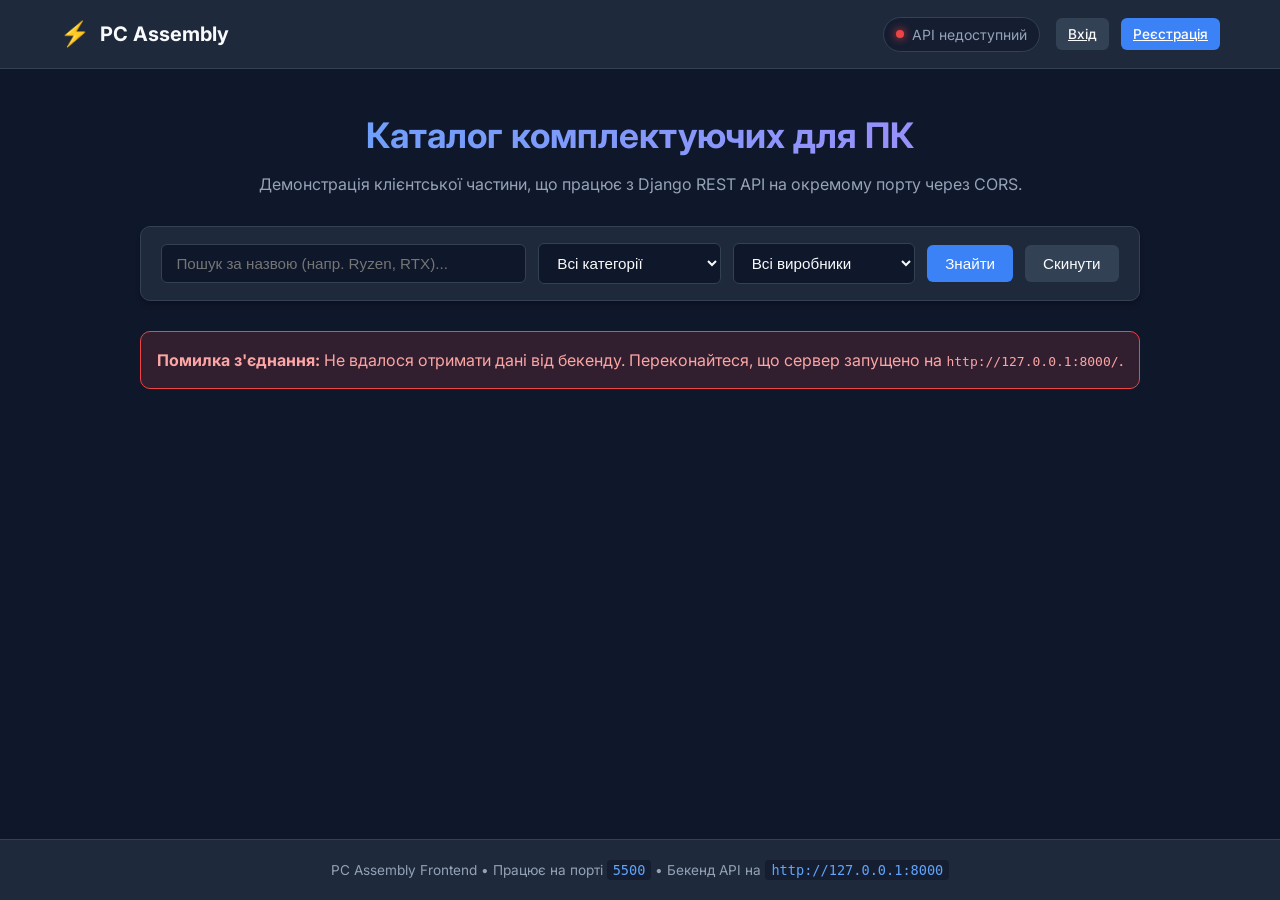
<file: index.html>
<!DOCTYPE html>
<html lang="uk">
<head>
    <meta charset="UTF-8">
    <meta name="viewport" content="width=device-width, initial-scale=1.0">
    <title>PC Assembly | Каталог комплектуючих</title>
    <link rel="stylesheet" href="style.css">
    <link rel="preconnect" href="https://fonts.googleapis.com">
    <link rel="preconnect" href="https://fonts.gstatic.com" crossorigin>
    <link href="https://fonts.googleapis.com/css2?family=Inter:wght@400;500;600;700&display=swap" rel="stylesheet">
</head>
<body>
    <header class="header">
        <div class="container header-container">
            <div class="logo">
                <span class="logo-icon">⚡</span>
                <span class="logo-text">PC Assembly</span>
            </div>
            <div class="header-right" style="display: flex; align-items: center; gap: 16px;">
                <div class="server-status" id="serverStatus">
                    <span class="status-indicator"></span>
                    <span class="status-text">Перевірка зв'язку з API...</span>
                </div>
                <div id="authNav" class="auth-nav">
                    <a href="login.html" class="btn btn-secondary btn-sm">Вхід</a>
                    <a href="register.html" class="btn btn-primary btn-sm">Реєстрація</a>
                </div>
            </div>
        </div>
    </header>

    <main class="container main-content">
        <section class="hero-section">
            <h1>Каталог комплектуючих для ПК</h1>
            <p class="subtitle">Демонстрація клієнтської частини, що працює з Django REST API на окремому порту через CORS.</p>
        </section>

        <!-- Панель керування: пошук, фільтри, додавання -->
        <section class="controls-card">
            <div class="filters-row">
                <div class="search-box">
                    <input type="text" id="searchInput" placeholder="Пошук за назвою (напр. Ryzen, RTX)...">
                </div>
                <div class="filter-box">
                    <select id="categorySelect">
                        <option value="">Всі категорії</option>
                    </select>
                </div>
                <div class="filter-box">
                    <select id="manufacturerSelect">
                        <option value="">Всі виробники</option>
                    </select>
                </div>
                <button class="btn btn-primary" id="applyFiltersBtn">Знайти</button>
                <button class="btn btn-secondary" id="resetFiltersBtn">Скинути</button>
                <button class="btn btn-accent" id="openAddModalBtn">+ Додати деталь</button>
            </div>
        </section>

        <!-- Повідомлення про помилки та статус завантаження -->
        <div id="loader" class="loader-container">
            <div class="spinner"></div>
            <p>Завантаження каталогу з API...</p>
        </div>

        <div id="errorMessage" class="error-banner" style="display: none;">
            <strong>Помилка з'єднання:</strong> Не вдалося отримати дані від бекенду. Переконайтеся, що сервер запущено на <code>http://127.0.0.1:8000/</code>.
        </div>

        <!-- Сітка товарів -->
        <section class="catalog-grid" id="partsContainer">
            <!-- Картки товарів рендеряться динамічно через app.js -->
        </section>

        <div id="emptyCatalog" class="empty-state" style="display: none;">
            <p>Комплектуючих за заданими критеріями не знайдено.</p>
        </div>
    </main>

    <!-- Модальне вікно для додавання деталі -->
    <div class="modal" id="addPartModal">
        <div class="modal-content">
            <div class="modal-header">
                <h2>Додати нову деталь</h2>
                <button class="close-btn" id="closeAddModalBtn">&times;</button>
            </div>
            <form id="addPartForm">
                <div class="form-group">
                    <label for="newTitle">Назва деталі *</label>
                    <input type="text" id="newTitle" required placeholder="напр. AMD Ryzen 7 7800X3D">
                </div>
                <div class="form-row">
                    <div class="form-group">
                        <label for="newCategory">Категорія *</label>
                        <select id="newCategory" required>
                            <option value="">Оберіть категорію</option>
                        </select>
                    </div>
                    <div class="form-group">
                        <label for="newManufacturer">Виробник *</label>
                        <select id="newManufacturer" required>
                            <option value="">Оберіть виробника</option>
                        </select>
                    </div>
                </div>
                <div class="form-row">
                    <div class="form-group">
                        <label for="newPrice">Ціна (грн) *</label>
                        <input type="number" id="newPrice" step="0.01" min="0" required placeholder="напр. 17500.00">
                    </div>
                    <div class="form-group">
                        <label for="newRating">Рейтинг (0-5)</label>
                        <input type="number" id="newRating" step="0.1" min="0" max="5" value="5.0">
                    </div>
                </div>
                <div class="form-group">
                    <label for="newSpecs">Характеристики (JSON) *</label>
                    <textarea id="newSpecs" rows="3" required placeholder='{"socket": "AM5", "cores": 8}'></textarea>
                </div>
                <div class="form-group">
                    <label for="newDescription">Опис</label>
                    <textarea id="newDescription" rows="2" placeholder="Короткий опис комплектуючого..."></textarea>
                </div>
                <div id="formError" class="form-error" style="display: none;"></div>
                <div class="modal-actions">
                    <button type="button" class="btn btn-secondary" id="cancelAddBtn">Скасувати</button>
                    <button type="submit" class="btn btn-primary">Зберегти деталь</button>
                </div>
            </form>
        </div>
    </div>

    <footer class="footer">
        <div class="container footer-content">
            <p>PC Assembly Frontend &bull; Працює на порті <code>5500</code> &bull; Бекенд API на <code>http://127.0.0.1:8000</code></p>
        </div>
    </footer>

    <script src="auth.js"></script>
    <script src="app.js"></script>
</body>
</html>
</file>
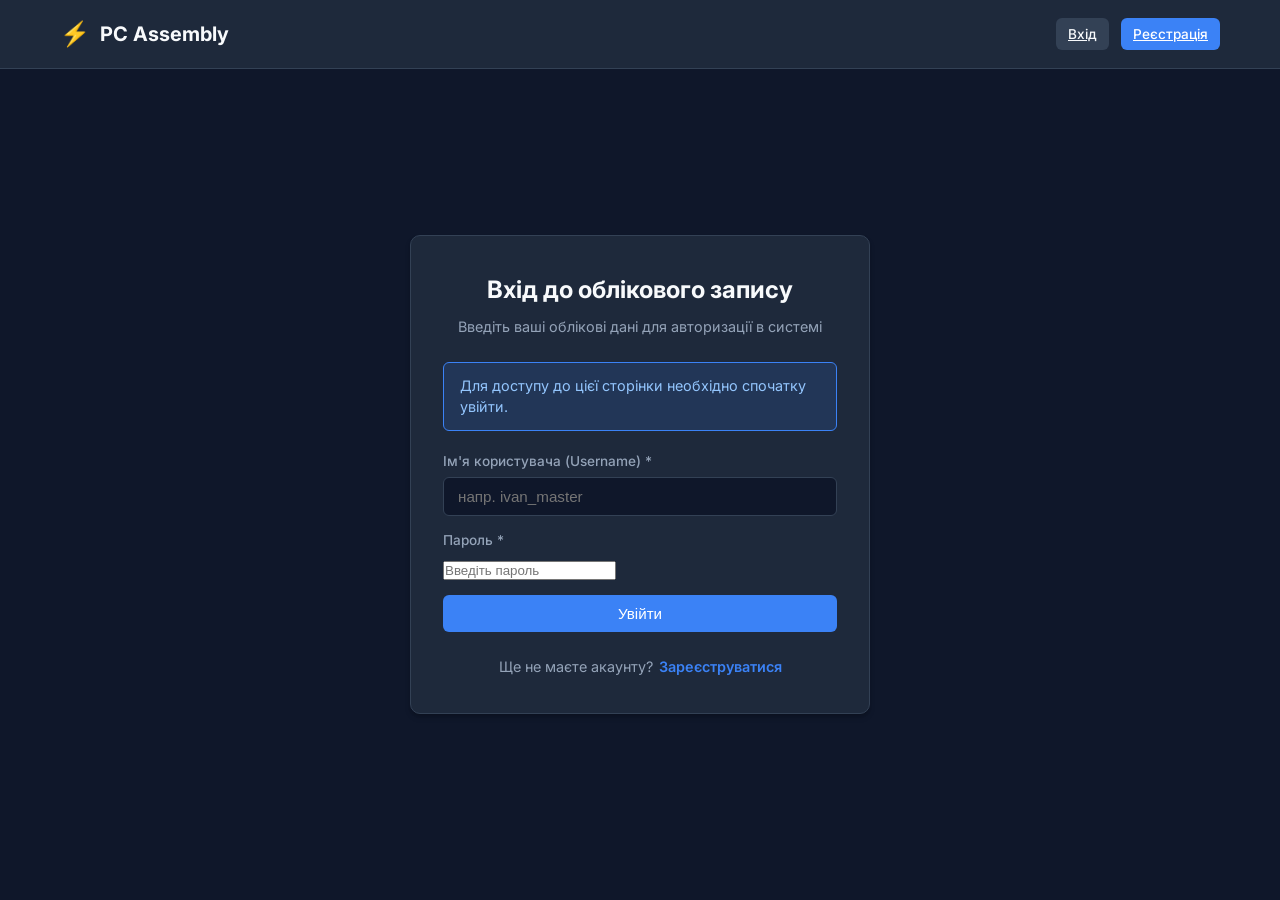
<file: admin.html>
<!DOCTYPE html>
<html lang="uk">
<head>
    <meta charset="UTF-8">
    <meta name="viewport" content="width=device-width, initial-scale=1.0">
    <title>Панель керування | PC Assembly</title>
    <link rel="stylesheet" href="style.css">
    <link rel="preconnect" href="https://fonts.googleapis.com">
    <link rel="preconnect" href="https://fonts.gstatic.com" crossorigin>
    <link href="https://fonts.googleapis.com/css2?family=Inter:wght@400;500;600;700&display=swap" rel="stylesheet">
</head>
<body>
    <header class="header">
        <div class="container header-container">
            <a href="index.html" class="logo" style="text-decoration: none; color: inherit;">
                <span class="logo-icon">⚡</span>
                <span class="logo-text">PC Assembly</span>
            </a>
            <div id="authNav" class="auth-nav">
                <!-- Заповнюється динамічно через auth.js -->
            </div>
        </div>
    </header>

    <main class="container main-content">
        <div class="page-header">
            <h1>Панель керування (Авторизована зона)</h1>
            <p class="subtitle">Ця сторінка доступна виключно авторизованим користувачам системи.</p>
        </div>

        <div id="roleAlert" class="alert-box" style="display: none;"></div>

        <!-- Профіль поточного користувача -->
        <section class="controls-card" style="margin-bottom: 24px;">
            <h2 style="font-size: 1.15rem; margin-bottom: 12px; color: var(--text-primary);">Дані вашого облікового запису</h2>
            <div id="userProfileDetails" class="profile-grid">
                <div>Завантаження профілю...</div>
            </div>
        </section>

        <!-- Адміністративні дії (доступні лише для is_staff) -->
        <div id="adminActionsSection" style="display: none;">
            <section class="controls-card">
                <h2 style="font-size: 1.15rem; margin-bottom: 16px; color: var(--text-primary);">Швидке додавання категорій та виробників (Тільки Admin)</h2>
                
                <div class="form-row">
                    <!-- Додавання категорії -->
                    <form id="createCategoryForm" style="flex: 1; min-width: 280px;">
                        <h3 style="font-size: 0.95rem; margin-bottom: 8px; color: var(--accent);">+ Нова категорія</h3>
                        <div class="form-group">
                            <label for="catName">Назва категорії *</label>
                            <input type="text" id="catName" required placeholder="напр. Охолодження (Cooling)">
                        </div>
                        <div class="form-group">
                            <label for="catDesc">Опис</label>
                            <input type="text" id="catDesc" placeholder="Системи рідинного та повітряного охолодження">
                        </div>
                        <button type="submit" class="btn btn-primary btn-block">Створити категорію</button>
                    </form>

                    <!-- Додавання виробника -->
                    <form id="createManufacturerForm" style="flex: 1; min-width: 280px;">
                        <h3 style="font-size: 0.95rem; margin-bottom: 8px; color: var(--accent);">+ Новий виробник</h3>
                        <div class="form-group">
                            <label for="manName">Назва виробника *</label>
                            <input type="text" id="manName" required placeholder="напр. ASUS">
                        </div>
                        <div class="form-group">
                            <label for="manCountry">Країна</label>
                            <input type="text" id="manCountry" placeholder="Taiwan">
                        </div>
                        <button type="submit" class="btn btn-primary btn-block">Створити виробника</button>
                    </form>
                </div>
            </section>
        </div>

        <div style="margin-top: 24px; text-align: center;">
            <a href="index.html" class="btn btn-secondary">← Повернутися до каталогу</a>
        </div>
    </main>

    <script src="auth.js"></script>
    <script>
        document.addEventListener('DOMContentLoaded', async () => {
            const user = await requireAuth();
            if (!user) return;

            await updateAuthUI();

            const profileContainer = document.getElementById('userProfileDetails');
            profileContainer.innerHTML = `
                <div class="profile-item"><span>ID:</span> <strong>${user.id}</strong></div>
                <div class="profile-item"><span>Username:</span> <strong>${escapeHtml(user.username)}</strong></div>
                <div class="profile-item"><span>Email:</span> <strong>${escapeHtml(user.email)}</strong></div>
                <div class="profile-item"><span>Ім'я:</span> <strong>${escapeHtml(user.first_name || '—')}</strong></div>
                <div class="profile-item"><span>Прізвище:</span> <strong>${escapeHtml(user.last_name || '—')}</strong></div>
                <div class="profile-item"><span>Роль:</span> <strong>${user.is_staff ? 'Адміністратор (is_staff: true)' : 'Звичайний користувач'}</strong></div>
            `;

            const adminSection = document.getElementById('adminActionsSection');
            const roleAlert = document.getElementById('roleAlert');

            if (user.is_staff) {
                adminSection.style.display = 'block';
                roleAlert.className = 'alert-box alert-success';
                roleAlert.textContent = 'Ви увійшли як Адміністратор. Вам надано повний доступ до редагування та створення ресурсів.';
                roleAlert.style.display = 'block';
            } else {
                roleAlert.className = 'alert-box alert-warning';
                roleAlert.textContent = 'Ви увійшли як звичайний авторизований користувач. Додавання та зміна комплектуючих дозволені лише користувачам з роллю Administrator.';
                roleAlert.style.display = 'block';
            }

            // Додавання категорії
            const catForm = document.getElementById('createCategoryForm');
            if (catForm) {
                catForm.addEventListener('submit', async (e) => {
                    e.preventDefault();
                    const name = document.getElementById('catName').value.trim();
                    const description = document.getElementById('catDesc').value.trim();

                    try {
                        const res = await authenticatedFetch(`${API_BASE_URL}/categories/`, {
                            method: 'POST',
                            headers: { 'Content-Type': 'application/json' },
                            body: JSON.stringify({ name, description })
                        });

                        if (res.status === 201) {
                            alert('Категорію успішно додано!');
                            catForm.reset();
                        } else {
                            const err = await res.json();
                            alert('Помилка: ' + JSON.stringify(err));
                        }
                    } catch {
                        alert('Помилка з\'єднання.');
                    }
                });
            }

            // Додавання виробника
            const manForm = document.getElementById('createManufacturerForm');
            if (manForm) {
                manForm.addEventListener('submit', async (e) => {
                    e.preventDefault();
                    const name = document.getElementById('manName').value.trim();
                    const country = document.getElementById('manCountry').value.trim();

                    try {
                        const res = await authenticatedFetch(`${API_BASE_URL}/manufacturers/`, {
                            method: 'POST',
                            headers: { 'Content-Type': 'application/json' },
                            body: JSON.stringify({ name, country })
                        });

                        if (res.status === 201) {
                            alert('Виробника успішно додано!');
                            manForm.reset();
                        } else {
                            const err = await res.json();
                            alert('Помилка: ' + JSON.stringify(err));
                        }
                    } catch {
                        alert('Помилка з\'єднання.');
                    }
                });
            }
        });

        function escapeHtml(text) {
            const div = document.createElement('div');
            div.textContent = text;
            return div.innerHTML;
        }
    </script>
</body>
</html>
</file>
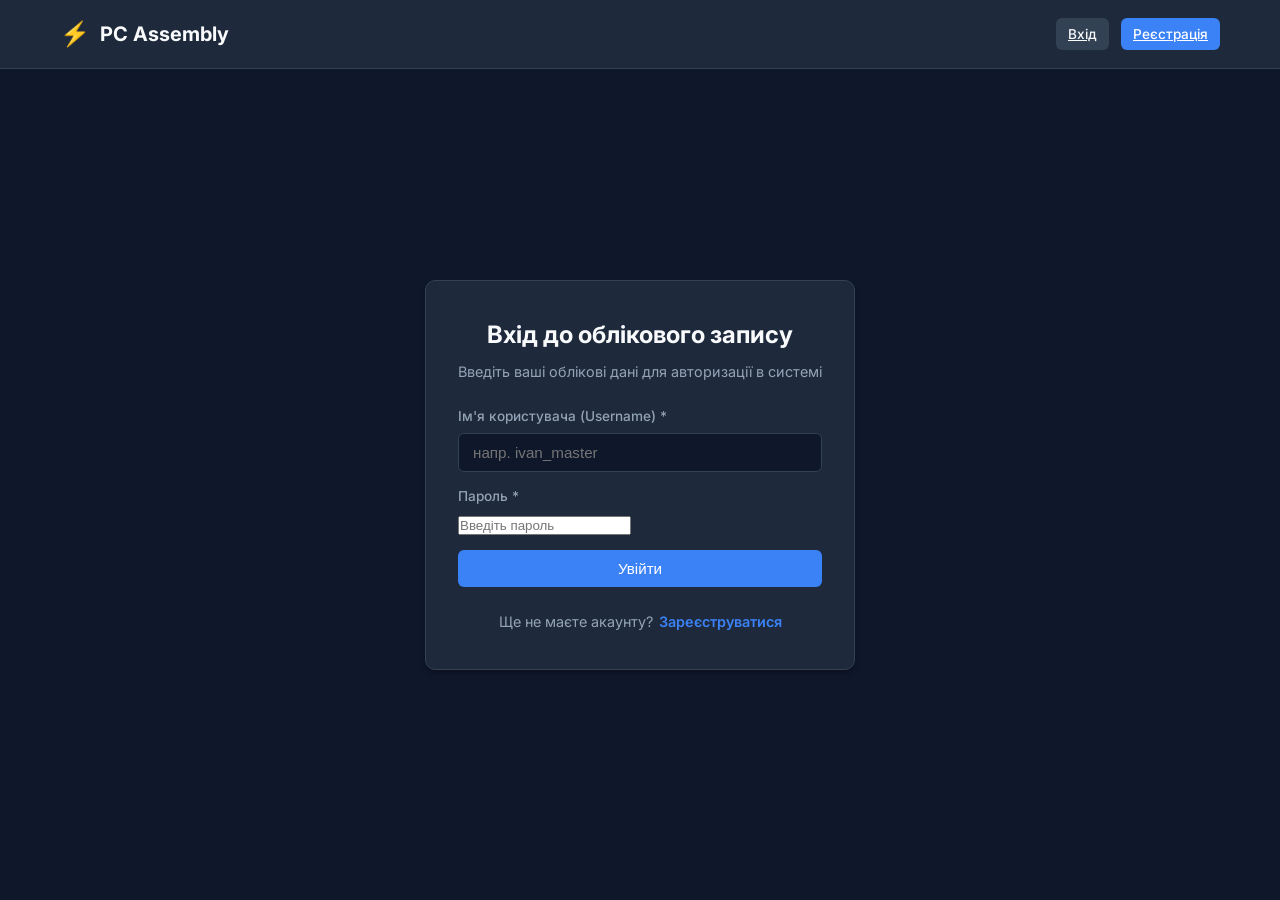
<file: login.html>
<!DOCTYPE html>
<html lang="uk">
<head>
    <meta charset="UTF-8">
    <meta name="viewport" content="width=device-width, initial-scale=1.0">
    <title>Вхід | PC Assembly</title>
    <link rel="stylesheet" href="style.css">
    <link rel="preconnect" href="https://fonts.googleapis.com">
    <link rel="preconnect" href="https://fonts.gstatic.com" crossorigin>
    <link href="https://fonts.googleapis.com/css2?family=Inter:wght@400;500;600;700&display=swap" rel="stylesheet">
</head>
<body>
    <header class="header">
        <div class="container header-container">
            <a href="index.html" class="logo" style="text-decoration: none; color: inherit;">
                <span class="logo-icon">⚡</span>
                <span class="logo-text">PC Assembly</span>
            </a>
            <div id="authNav" class="auth-nav">
                <a href="index.html" class="btn btn-secondary btn-sm">Каталог</a>
                <a href="register.html" class="btn btn-primary btn-sm">Реєстрація</a>
            </div>
        </div>
    </header>

    <main class="container main-content auth-page-container">
        <div class="auth-card">
            <h2>Вхід до облікового запису</h2>
            <p class="auth-subtitle">Введіть ваші облікові дані для авторизації в системі</p>

            <div id="authAlert" class="alert-box" style="display: none;"></div>

            <form id="loginForm">
                <div class="form-group">
                    <label for="username">Ім'я користувача (Username) *</label>
                    <input type="text" id="username" required autocomplete="username" placeholder="напр. ivan_master">
                </div>

                <div class="form-group">
                    <label for="password">Пароль *</label>
                    <input type="password" id="password" required autocomplete="current-password" placeholder="Введіть пароль">
                </div>

                <button type="submit" class="btn btn-primary btn-block" id="loginSubmitBtn">Увійти</button>
            </form>

            <div class="auth-footer">
                <span>Ще не маєте акаунту?</span>
                <a href="register.html">Зареєструватися</a>
            </div>
        </div>
    </main>

    <script src="auth.js"></script>
    <script>
        document.addEventListener('DOMContentLoaded', () => {
            redirectIfAuthenticated();

            const urlParams = new URLSearchParams(window.location.search);
            const nextUrl = urlParams.get('next');
            const alertBox = document.getElementById('authAlert');

            if (nextUrl) {
                alertBox.className = 'alert-box alert-info';
                alertBox.textContent = 'Для доступу до цієї сторінки необхідно спочатку увійти.';
                alertBox.style.display = 'block';
            }

            const loginForm = document.getElementById('loginForm');
            const submitBtn = document.getElementById('loginSubmitBtn');

            loginForm.addEventListener('submit', async (e) => {
                e.preventDefault();
                alertBox.style.display = 'none';

                const username = document.getElementById('username').value.trim();
                const password = document.getElementById('password').value;

                submitBtn.disabled = true;
                submitBtn.textContent = 'Перевірка...';

                try {
                    const response = await fetch(`${API_BASE_URL}/user/token/`, {
                        method: 'POST',
                        headers: {
                            'Content-Type': 'application/json'
                        },
                        body: JSON.stringify({ username, password })
                    });

                    const data = await response.json();

                    if (response.ok && data.access) {
                        setTokens(data.access, data.refresh);
                        window.location.href = nextUrl ? decodeURIComponent(nextUrl) : 'index.html';
                    } else {
                        alertBox.className = 'alert-box alert-danger';
                        alertBox.textContent = data.detail || 'Невірне ім\'я користувача або пароль.';
                        alertBox.style.display = 'block';
                    }
                } catch {
                    alertBox.className = 'alert-box alert-danger';
                    alertBox.textContent = 'Помилка з\'єднання з сервером. Переконайтеся, що бекенд запущено.';
                    alertBox.style.display = 'block';
                } finally {
                    submitBtn.disabled = false;
                    submitBtn.textContent = 'Увійти';
                }
            });
        });
    </script>
</body>
</html>
</file>
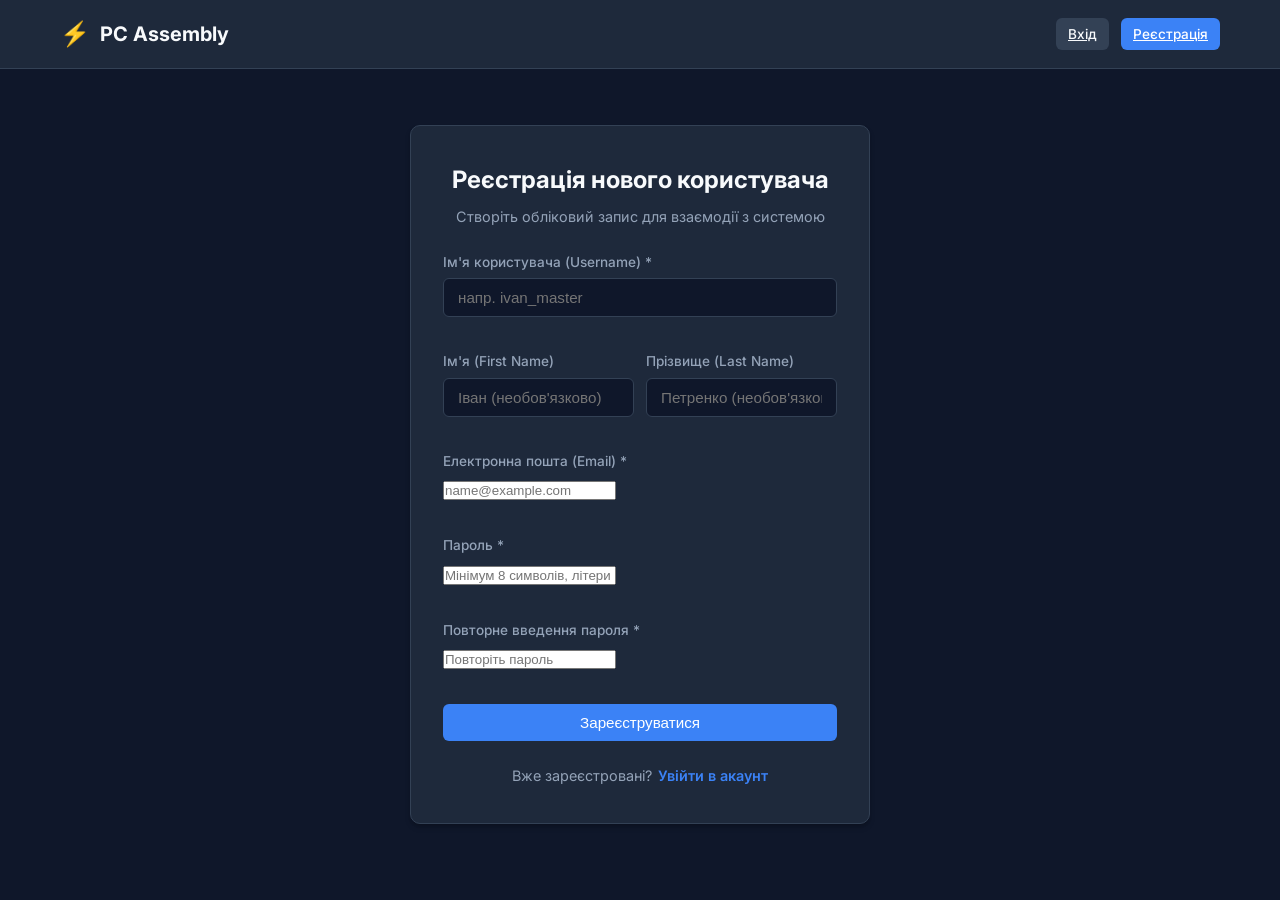
<file: register.html>
<!DOCTYPE html>
<html lang="uk">
<head>
    <meta charset="UTF-8">
    <meta name="viewport" content="width=device-width, initial-scale=1.0">
    <title>Реєстрація | PC Assembly</title>
    <link rel="stylesheet" href="style.css">
    <link rel="preconnect" href="https://fonts.googleapis.com">
    <link rel="preconnect" href="https://fonts.gstatic.com" crossorigin>
    <link href="https://fonts.googleapis.com/css2?family=Inter:wght@400;500;600;700&display=swap" rel="stylesheet">
</head>
<body>
    <header class="header">
        <div class="container header-container">
            <a href="index.html" class="logo" style="text-decoration: none; color: inherit;">
                <span class="logo-icon">⚡</span>
                <span class="logo-text">PC Assembly</span>
            </a>
            <div id="authNav" class="auth-nav">
                <a href="index.html" class="btn btn-secondary btn-sm">Каталог</a>
                <a href="login.html" class="btn btn-primary btn-sm">Вхід</a>
            </div>
        </div>
    </header>

    <main class="container main-content auth-page-container">
        <div class="auth-card">
            <h2>Реєстрація нового користувача</h2>
            <p class="auth-subtitle">Створіть обліковий запис для взаємодії з системою</p>

            <div id="authAlert" class="alert-box" style="display: none;"></div>

            <form id="registerForm">
                <div class="form-group">
                    <label for="username">Ім'я користувача (Username) *</label>
                    <input type="text" id="username" required maxlength="150" placeholder="напр. ivan_master">
                    <span class="field-error" id="error_username"></span>
                </div>

                <div class="form-row">
                    <div class="form-group">
                        <label for="firstName">Ім'я (First Name)</label>
                        <input type="text" id="firstName" maxlength="150" placeholder="Іван (необов'язково)">
                        <span class="field-error" id="error_first_name"></span>
                    </div>
                    <div class="form-group">
                        <label for="lastName">Прізвище (Last Name)</label>
                        <input type="text" id="lastName" maxlength="150" placeholder="Петренко (необов'язково)">
                        <span class="field-error" id="error_last_name"></span>
                    </div>
                </div>

                <div class="form-group">
                    <label for="email">Електронна пошта (Email) *</label>
                    <input type="email" id="email" required maxlength="254" placeholder="name@example.com">
                    <span class="field-error" id="error_email"></span>
                </div>

                <div class="form-group">
                    <label for="password">Пароль *</label>
                    <input type="password" id="password" required placeholder="Мінімум 8 символів, літери та цифри">
                    <span class="field-error" id="error_password"></span>
                </div>

                <div class="form-group">
                    <label for="passwordConfirmation">Повторне введення пароля *</label>
                    <input type="password" id="passwordConfirmation" required placeholder="Повторіть пароль">
                    <span class="field-error" id="error_password_confirmation"></span>
                </div>

                <button type="submit" class="btn btn-primary btn-block" id="registerSubmitBtn">Зареєструватися</button>
            </form>

            <div class="auth-footer">
                <span>Вже зареєстровані?</span>
                <a href="login.html">Увійти в акаунт</a>
            </div>
        </div>
    </main>

    <script src="auth.js"></script>
    <script>
        document.addEventListener('DOMContentLoaded', () => {
            redirectIfAuthenticated();

            const registerForm = document.getElementById('registerForm');
            const submitBtn = document.getElementById('registerSubmitBtn');
            const alertBox = document.getElementById('authAlert');

            function clearFieldErrors() {
                document.querySelectorAll('.field-error').forEach(el => el.textContent = '');
                alertBox.style.display = 'none';
            }

            registerForm.addEventListener('submit', async (e) => {
                e.preventDefault();
                clearFieldErrors();

                const username = document.getElementById('username').value.trim();
                const firstName = document.getElementById('firstName').value.trim();
                const lastName = document.getElementById('lastName').value.trim();
                const email = document.getElementById('email').value.trim();
                const password = document.getElementById('password').value;
                const passwordConfirmation = document.getElementById('passwordConfirmation').value;

                if (password !== passwordConfirmation) {
                    document.getElementById('error_password_confirmation').textContent = 'Паролі не збігаються.';
                    return;
                }

                if (password.length < 8) {
                    document.getElementById('error_password').textContent = 'Пароль має містити щонайменше 8 символів.';
                    return;
                }

                const payload = {
                    username,
                    first_name: firstName,
                    last_name: lastName,
                    email,
                    password,
                    password_confirmation: passwordConfirmation
                };

                submitBtn.disabled = true;
                submitBtn.textContent = 'Реєстрація...';

                try {
                    const response = await fetch(`${API_BASE_URL}/user/register/`, {
                        method: 'POST',
                        headers: {
                            'Content-Type': 'application/json'
                        },
                        body: JSON.stringify(payload)
                    });

                    const data = await response.json();

                    if (response.status === 201) {
                        alertBox.className = 'alert-box alert-success';
                        alertBox.textContent = 'Реєстрація успішна! Перенаправляємо на сторінку входу...';
                        alertBox.style.display = 'block';

                        setTimeout(() => {
                            window.location.href = 'login.html';
                        }, 1200);
                    } else if (response.status === 400) {
                        Object.keys(data).forEach(field => {
                            const errEl = document.getElementById(`error_${field}`);
                            if (errEl) {
                                const msg = Array.isArray(data[field]) ? data[field].join(' ') : data[field];
                                errEl.textContent = msg;
                            }
                        });
                        alertBox.className = 'alert-box alert-danger';
                        alertBox.textContent = 'Будь ласка, виправте виявлені помилки у формі.';
                        alertBox.style.display = 'block';
                    } else {
                        alertBox.className = 'alert-box alert-danger';
                        alertBox.textContent = 'Помилка реєстрації. Спробуйте ще раз.';
                        alertBox.style.display = 'block';
                    }
                } catch {
                    alertBox.className = 'alert-box alert-danger';
                    alertBox.textContent = 'Помилка зв\'язку з сервером. Переконайтеся, що бекенд працює.';
                    alertBox.style.display = 'block';
                } finally {
                    submitBtn.disabled = false;
                    submitBtn.textContent = 'Зареєструватися';
                }
            });
        });
    </script>
</body>
</html>
</file>
<file: style.css>
:root {
    --bg-primary: #0f172a;
    --bg-secondary: #1e293b;
    --bg-card: #1e293b;
    --text-primary: #f8fafc;
    --text-secondary: #94a3b8;
    --accent: #3b82f6;
    --accent-hover: #2563eb;
    --accent-green: #10b981;
    --accent-red: #ef4444;
    --border-color: #334155;
    --radius: 10px;
    --shadow: 0 4px 6px -1px rgba(0, 0, 0, 0.2), 0 2px 4px -2px rgba(0, 0, 0, 0.2);
}

* {
    box-sizing: border-box;
    margin: 0;
    padding: 0;
}

body {
    font-family: 'Inter', -apple-system, BlinkMacSystemFont, sans-serif;
    background-color: var(--bg-primary);
    color: var(--text-primary);
    line-height: 1.5;
    min-height: 100vh;
    display: flex;
    flex-direction: column;
}

.container {
    max-width: 1200px;
    margin: 0 auto;
    padding: 0 20px;
}

/* Header */
.header {
    background-color: var(--bg-secondary);
    border-bottom: 1px solid var(--border-color);
    padding: 16px 0;
    position: sticky;
    top: 0;
    z-index: 100;
}

.header-container {
    display: flex;
    justify-content: space-between;
    align-items: center;
}

.logo {
    display: flex;
    align-items: center;
    gap: 10px;
    font-size: 1.25rem;
    font-weight: 700;
}

.logo-icon {
    font-size: 1.5rem;
}

.server-status {
    display: flex;
    align-items: center;
    gap: 8px;
    font-size: 0.875rem;
    color: var(--text-secondary);
    background: rgba(15, 23, 42, 0.6);
    padding: 6px 12px;
    border-radius: 20px;
    border: 1px solid var(--border-color);
}

.status-indicator {
    width: 8px;
    height: 8px;
    border-radius: 50%;
    background-color: #f59e0b;
}

.status-indicator.online {
    background-color: var(--accent-green);
    box-shadow: 0 0 8px var(--accent-green);
}

.status-indicator.offline {
    background-color: var(--accent-red);
    box-shadow: 0 0 8px var(--accent-red);
}

/* Main */
.main-content {
    flex: 1;
    padding: 40px 20px;
}

.hero-section {
    text-align: center;
    margin-bottom: 30px;
}

.hero-section h1 {
    font-size: 2.2rem;
    font-weight: 700;
    margin-bottom: 10px;
    background: linear-gradient(90deg, #60a5fa, #a78bfa);
    -webkit-background-clip: text;
    -webkit-text-fill-color: transparent;
}

.hero-section .subtitle {
    color: var(--text-secondary);
    font-size: 1rem;
}

/* Controls */
.controls-card {
    background-color: var(--bg-secondary);
    padding: 16px 20px;
    border-radius: var(--radius);
    border: 1px solid var(--border-color);
    box-shadow: var(--shadow);
    margin-bottom: 30px;
}

.filters-row {
    display: flex;
    flex-wrap: wrap;
    gap: 12px;
    align-items: center;
}

.search-box {
    flex: 2;
    min-width: 220px;
}

.filter-box {
    flex: 1;
    min-width: 160px;
}

input[type="text"],
input[type="number"],
select,
textarea {
    width: 100%;
    padding: 10px 14px;
    background-color: var(--bg-primary);
    border: 1px solid var(--border-color);
    border-radius: 6px;
    color: var(--text-primary);
    font-size: 0.95rem;
    outline: none;
    transition: border-color 0.2s;
}

input:focus,
select:focus,
textarea:focus {
    border-color: var(--accent);
}

/* Buttons */
.btn {
    padding: 10px 18px;
    border-radius: 6px;
    font-weight: 500;
    font-size: 0.95rem;
    border: none;
    cursor: pointer;
    transition: background-color 0.2s, transform 0.1s;
}

.btn:active {
    transform: scale(0.98);
}

.btn-primary {
    background-color: var(--accent);
    color: #fff;
}

.btn-primary:hover {
    background-color: var(--accent-hover);
}

.btn-secondary {
    background-color: #334155;
    color: var(--text-primary);
}

.btn-secondary:hover {
    background-color: #475569;
}

.btn-accent {
    background-color: var(--accent-green);
    color: #fff;
}

.btn-accent:hover {
    background-color: #059669;
}

.btn-danger {
    background-color: transparent;
    color: var(--accent-red);
    border: 1px solid var(--accent-red);
    padding: 6px 10px;
    font-size: 0.85rem;
}

.btn-danger:hover {
    background-color: var(--accent-red);
    color: #fff;
}

/* Grid & Cards */
.catalog-grid {
    display: grid;
    grid-template-columns: repeat(auto-fill, minmax(280px, 1fr));
    gap: 20px;
}

.part-card {
    background-color: var(--bg-card);
    border: 1px solid var(--border-color);
    border-radius: var(--radius);
    padding: 20px;
    box-shadow: var(--shadow);
    display: flex;
    flex-direction: column;
    justify-content: space-between;
    transition: transform 0.2s, border-color 0.2s;
}

.part-card:hover {
    transform: translateY(-4px);
    border-color: var(--accent);
}

.part-card-header {
    display: flex;
    justify-content: space-between;
    align-items: flex-start;
    margin-bottom: 12px;
}

.category-badge {
    background-color: rgba(59, 130, 246, 0.15);
    color: #60a5fa;
    padding: 4px 8px;
    border-radius: 4px;
    font-size: 0.75rem;
    font-weight: 600;
    text-transform: uppercase;
}

.rating-badge {
    color: #fbbf24;
    font-size: 0.875rem;
    font-weight: 600;
}

.part-title {
    font-size: 1.15rem;
    font-weight: 600;
    margin-bottom: 6px;
    color: var(--text-primary);
}

.part-manufacturer {
    font-size: 0.85rem;
    color: var(--text-secondary);
    margin-bottom: 12px;
}

.part-specs {
    background-color: rgba(15, 23, 42, 0.5);
    border-radius: 6px;
    padding: 10px;
    font-size: 0.8rem;
    color: #cbd5e1;
    margin-bottom: 14px;
    border: 1px solid rgba(255, 255, 255, 0.05);
}

.specs-title {
    font-weight: 600;
    margin-bottom: 4px;
    color: var(--text-secondary);
}

.spec-item {
    display: flex;
    justify-content: space-between;
    margin-bottom: 2px;
}

.part-footer {
    display: flex;
    justify-content: space-between;
    align-items: center;
    border-top: 1px solid var(--border-color);
    padding-top: 12px;
}

.part-price {
    font-size: 1.25rem;
    font-weight: 700;
    color: #38bdf8;
}

/* Loader, Empty state & Errors */
.loader-container {
    text-align: center;
    padding: 40px;
    color: var(--text-secondary);
}

.spinner {
    width: 36px;
    height: 36px;
    border: 3px solid var(--border-color);
    border-top-color: var(--accent);
    border-radius: 50%;
    animation: spin 0.8s linear infinite;
    margin: 0 auto 12px;
}

@keyframes spin {
    to { transform: rotate(360deg); }
}

.error-banner {
    background-color: rgba(239, 68, 68, 0.15);
    border: 1px solid var(--accent-red);
    color: #fca5a5;
    padding: 16px;
    border-radius: var(--radius);
    margin-bottom: 20px;
}

.empty-state {
    text-align: center;
    padding: 60px 20px;
    color: var(--text-secondary);
    font-size: 1.1rem;
}

/* Modal */
.modal {
    display: none;
    position: fixed;
    top: 0;
    left: 0;
    width: 100%;
    height: 100%;
    background-color: rgba(0, 0, 0, 0.7);
    backdrop-filter: blur(4px);
    z-index: 1000;
    align-items: center;
    justify-content: center;
}

.modal.active {
    display: flex;
}

.modal-content {
    background-color: var(--bg-secondary);
    border: 1px solid var(--border-color);
    border-radius: var(--radius);
    width: 100%;
    max-width: 540px;
    padding: 24px;
    box-shadow: 0 10px 25px rgba(0, 0, 0, 0.5);
}

.modal-header {
    display: flex;
    justify-content: space-between;
    align-items: center;
    margin-bottom: 20px;
}

.close-btn {
    background: none;
    border: none;
    font-size: 1.5rem;
    color: var(--text-secondary);
    cursor: pointer;
}

.close-btn:hover {
    color: var(--text-primary);
}

.form-group {
    margin-bottom: 14px;
}

.form-group label {
    display: block;
    font-size: 0.85rem;
    font-weight: 500;
    margin-bottom: 6px;
    color: var(--text-secondary);
}

.form-row {
    display: grid;
    grid-template-columns: 1fr 1fr;
    gap: 12px;
}

.form-error {
    background-color: rgba(239, 68, 68, 0.15);
    border: 1px solid var(--accent-red);
    color: #fca5a5;
    padding: 10px;
    border-radius: 6px;
    font-size: 0.85rem;
    margin-bottom: 14px;
}

.modal-actions {
    display: flex;
    justify-content: flex-end;
    gap: 10px;
    margin-top: 20px;
}

/* Footer */
.footer {
    background-color: var(--bg-secondary);
    border-top: 1px solid var(--border-color);
    padding: 20px 0;
    text-align: center;
    font-size: 0.85rem;
    color: var(--text-secondary);
}

.footer code {
    background: rgba(15, 23, 42, 0.6);
    padding: 2px 6px;
    border-radius: 4px;
    color: #60a5fa;
}


/* Auth Styles */
.auth-nav {
    display: flex;
    align-items: center;
    gap: 12px;
}

.user-greeting {
    font-size: 0.9rem;
    color: var(--text-primary);
    display: flex;
    align-items: center;
    gap: 6px;
}

.admin-badge {
    background: #dc2626;
    color: #ffffff;
    font-size: 0.7rem;
    font-weight: 700;
    padding: 2px 6px;
    border-radius: 4px;
    text-transform: uppercase;
}

.btn-sm {
    padding: 6px 12px;
    font-size: 0.85rem;
}

.btn-block {
    width: 100%;
}

.auth-page-container {
    display: flex;
    justify-content: center;
    align-items: center;
    padding-top: 40px;
    padding-bottom: 60px;
}

.auth-card {
    background: var(--bg-card);
    border: 1px solid var(--border-color);
    border-radius: var(--radius);
    padding: 36px 32px;
    width: 100%;
    max-width: 460px;
    box-shadow: var(--shadow);
}

.auth-card h2 {
    font-size: 1.5rem;
    font-weight: 700;
    margin-bottom: 8px;
    color: var(--text-primary);
    text-align: center;
}

.auth-subtitle {
    color: var(--text-secondary);
    font-size: 0.9rem;
    margin-bottom: 24px;
    text-align: center;
}

.auth-footer {
    margin-top: 24px;
    text-align: center;
    font-size: 0.9rem;
    color: var(--text-secondary);
    display: flex;
    justify-content: center;
    gap: 6px;
}

.auth-footer a {
    color: var(--accent);
    text-decoration: none;
    font-weight: 600;
}

.auth-footer a:hover {
    text-decoration: underline;
}

.field-error {
    display: block;
    color: var(--accent-red);
    font-size: 0.8rem;
    margin-top: 4px;
    min-height: 16px;
}

.alert-box {
    padding: 12px 16px;
    border-radius: 6px;
    font-size: 0.9rem;
    margin-bottom: 20px;
}

.alert-danger {
    background: rgba(239, 68, 68, 0.15);
    border: 1px solid var(--accent-red);
    color: #fca5a5;
}

.alert-success {
    background: rgba(16, 185, 129, 0.15);
    border: 1px solid var(--accent-green);
    color: #6ee7b7;
}

.alert-info {
    background: rgba(59, 130, 246, 0.15);
    border: 1px solid var(--accent);
    color: #93c5fd;
}

.alert-warning {
    background: rgba(245, 158, 11, 0.15);
    border: 1px solid #f59e0b;
    color: #fcd34d;
}

.profile-grid {
    display: grid;
    grid-template-columns: repeat(auto-fit, minmax(200px, 1fr));
    gap: 16px;
    padding-top: 8px;
}

.profile-item {
    background: rgba(15, 23, 42, 0.5);
    border: 1px solid var(--border-color);
    padding: 12px 16px;
    border-radius: 8px;
    font-size: 0.95rem;
}

.profile-item span {
    display: block;
    font-size: 0.8rem;
    color: var(--text-secondary);
    margin-bottom: 4px;
}
</file>
